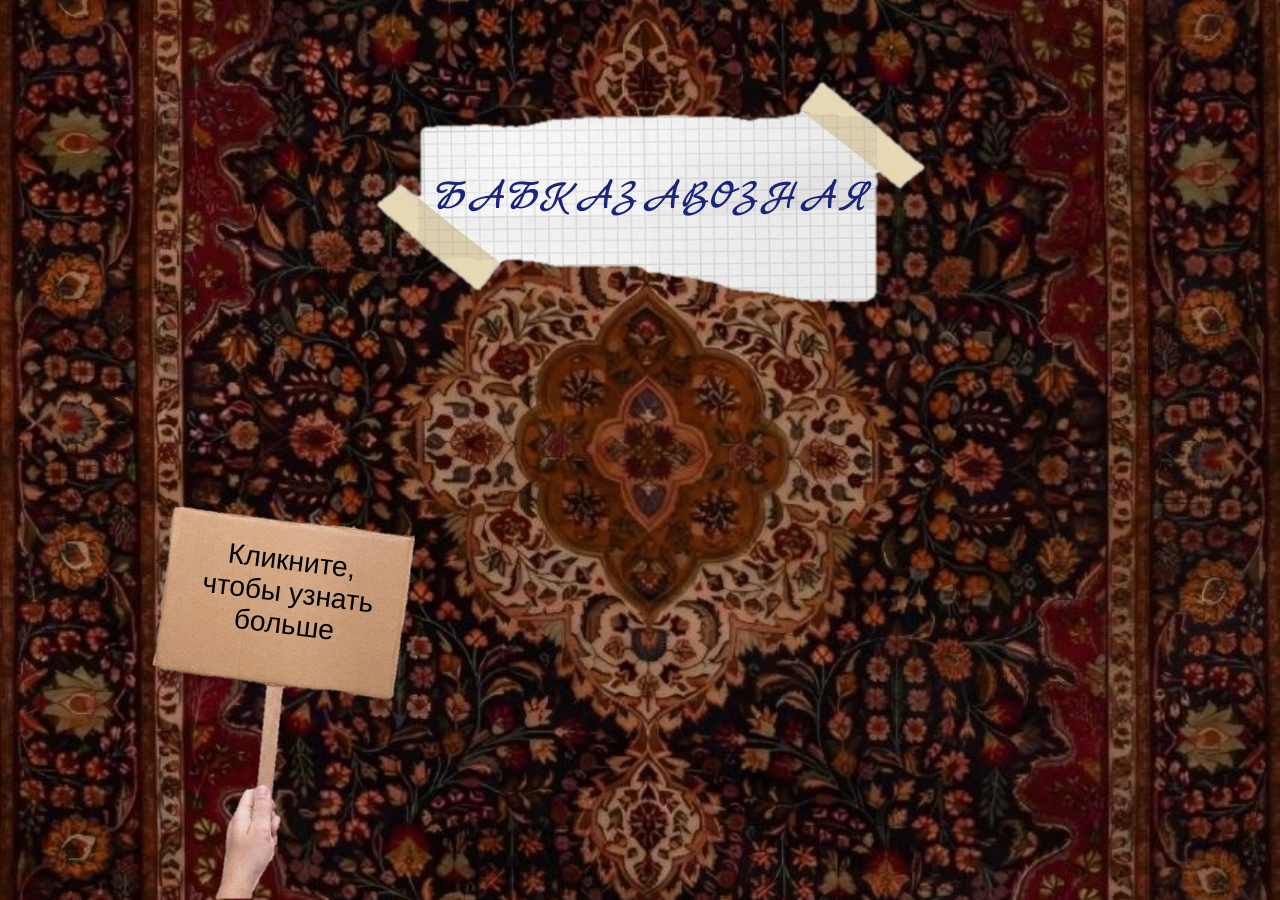
<file: index.html>
<!DOCTYPE html>
<html lang="ru">
<head>
  <meta charset="UTF-8">
  <title>Бабказавозная</title>
  <link rel="stylesheet" href="style.css">
  <!-- Рукописный шрифт для названия -->
  <link href="https://fonts.googleapis.com/css2?family=Marck+Script&display=swap" rel="stylesheet">
</head>

<body class="start">

  <!-- Бумажка с названием -->
  <div class="title">
    <img src="images/title.png" alt="">
    <p class="title-text">БАБКАЗАВОЗНАЯ</p>
  </div>

  <!-- Табличка-ссылка на главную страницу -->
  <a class="sign" href="main.html">
    <img src="images/sign.png" alt="">
    <p class="sign-text">Кликните, чтобы узнать больше</p>
  </a>

</body>
</html>
</file>
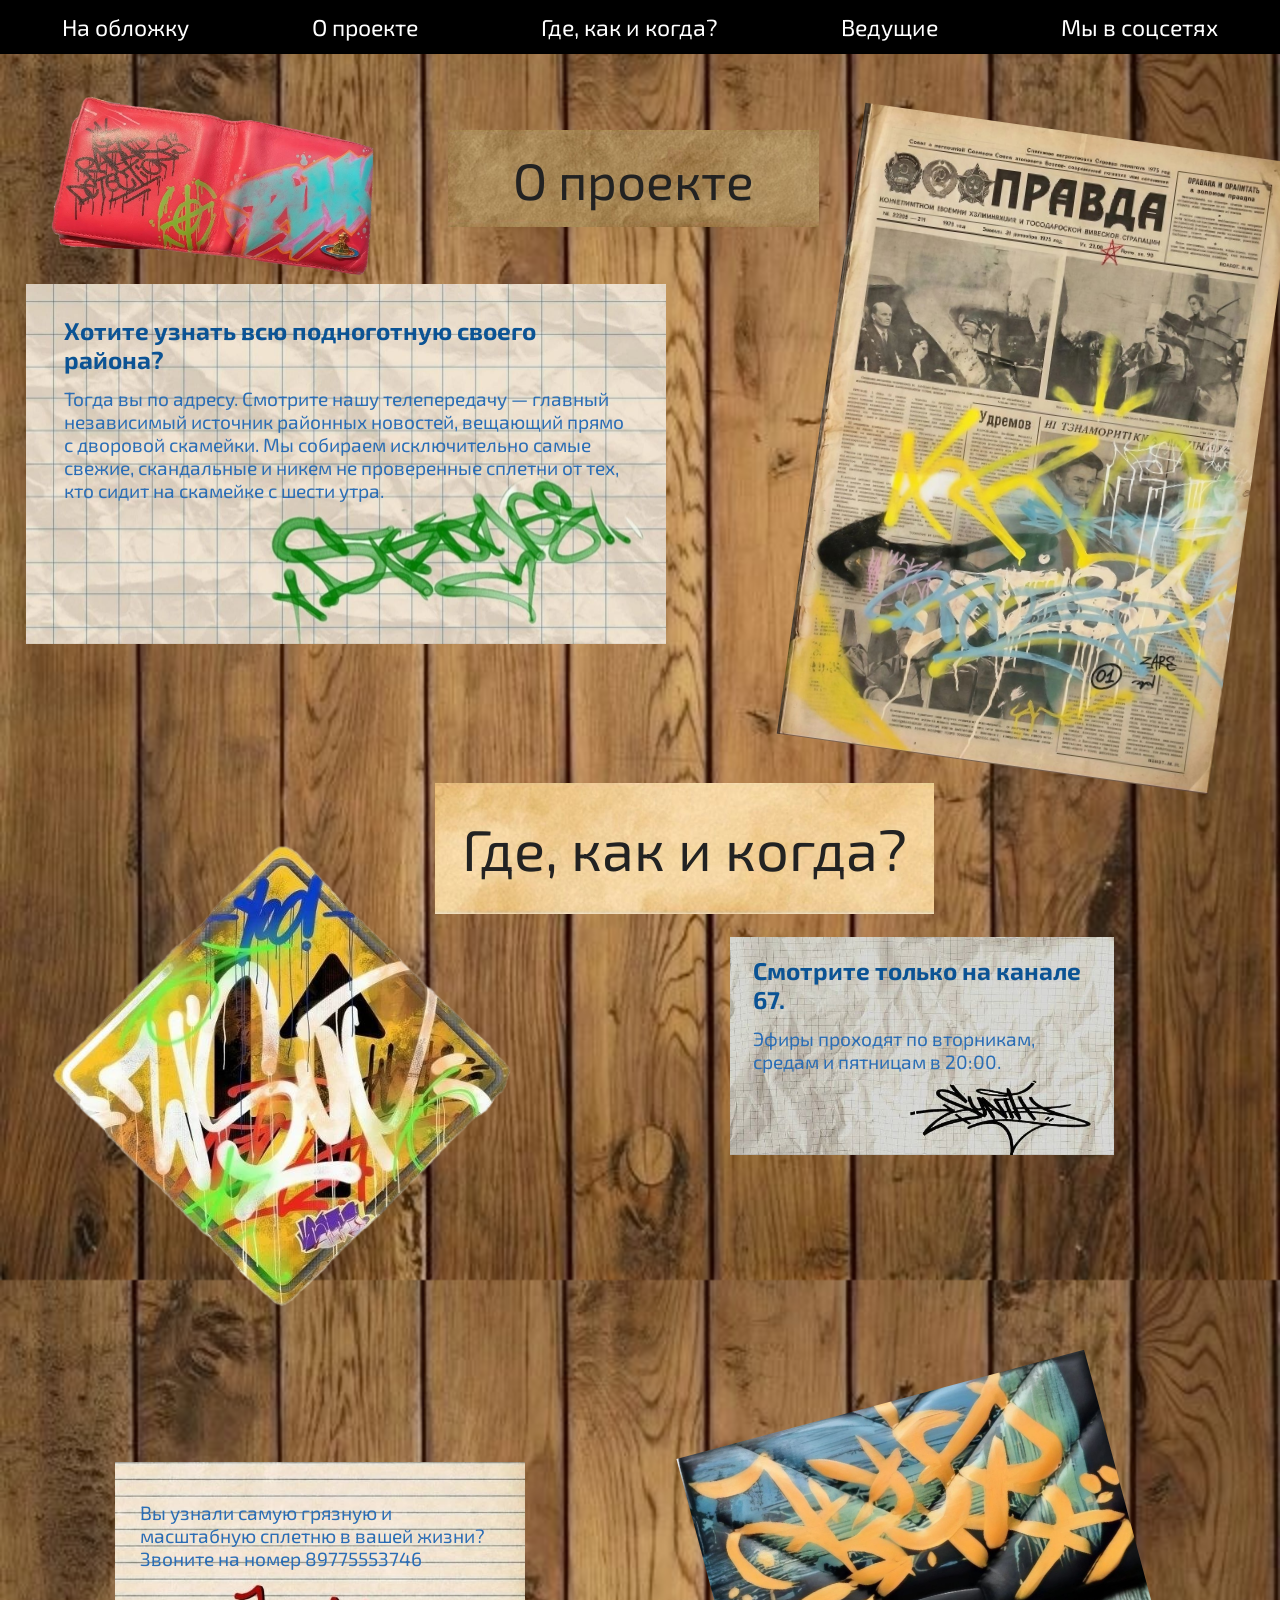
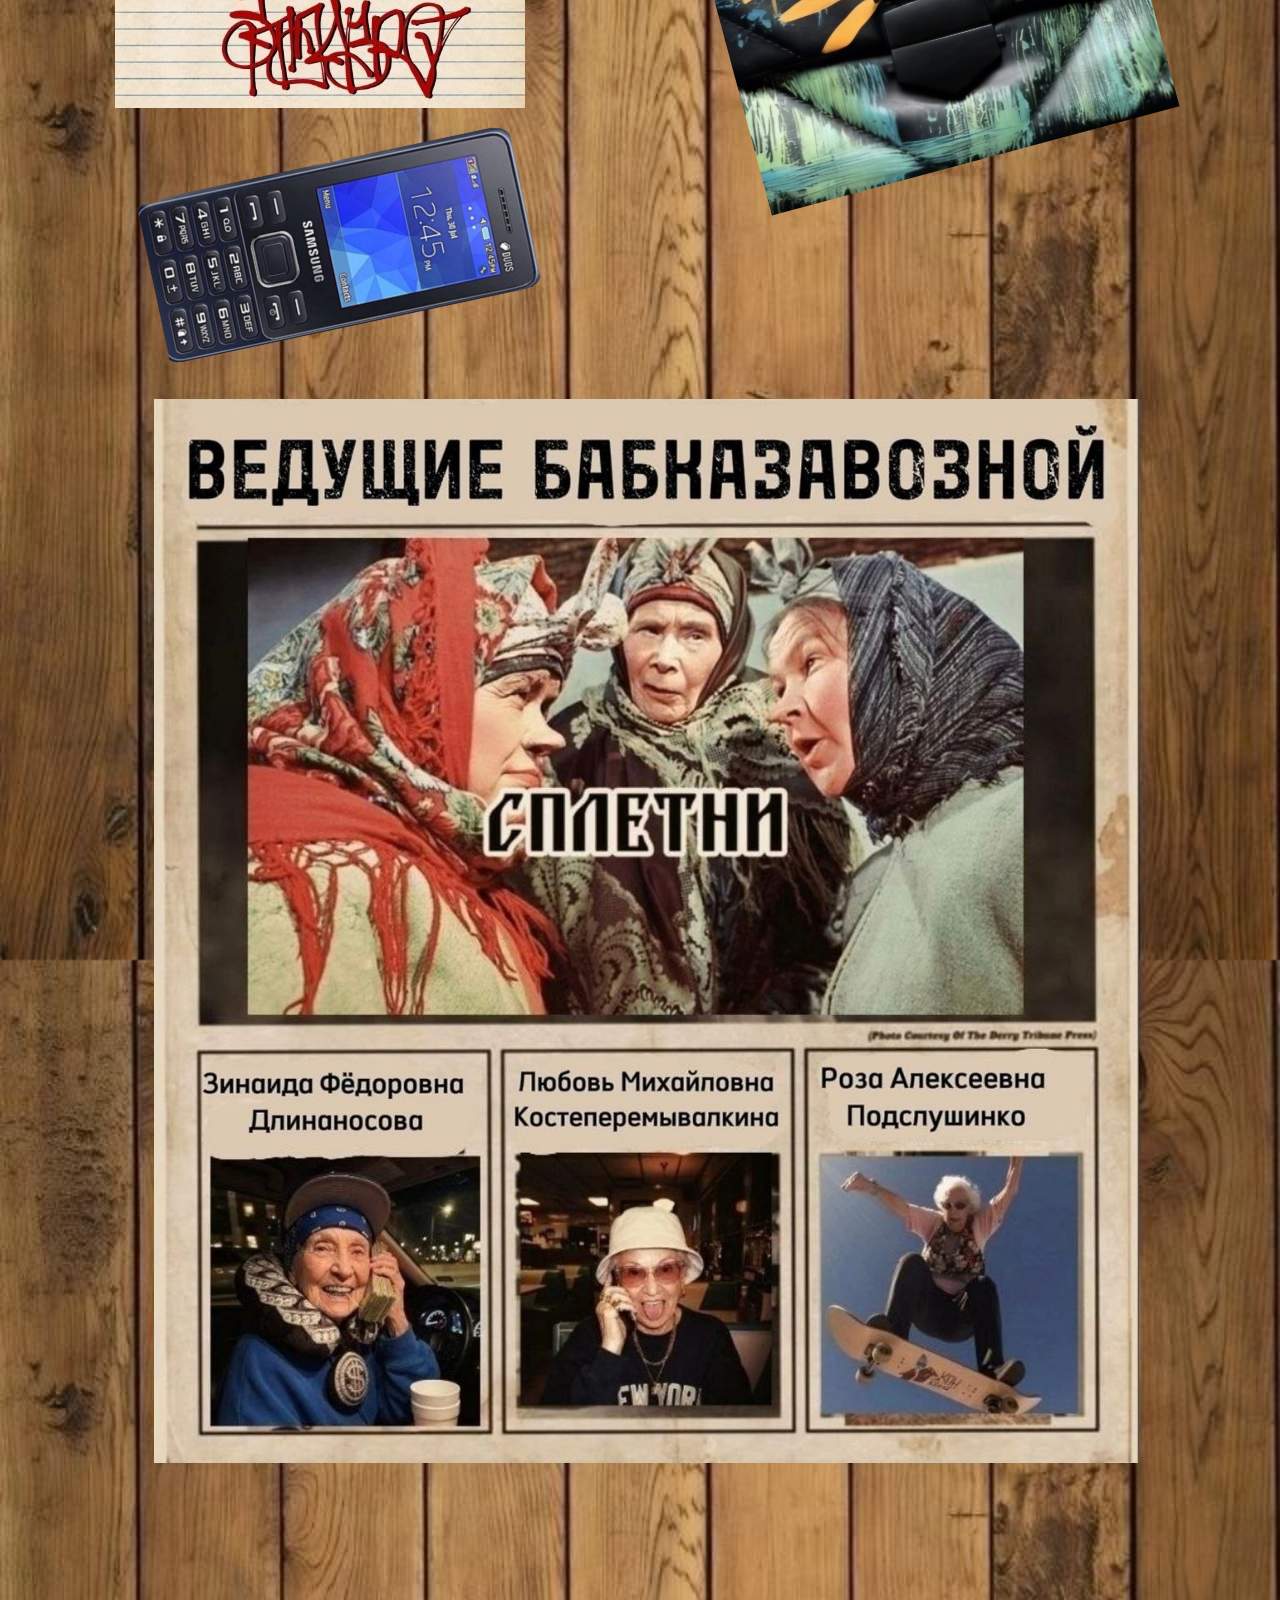
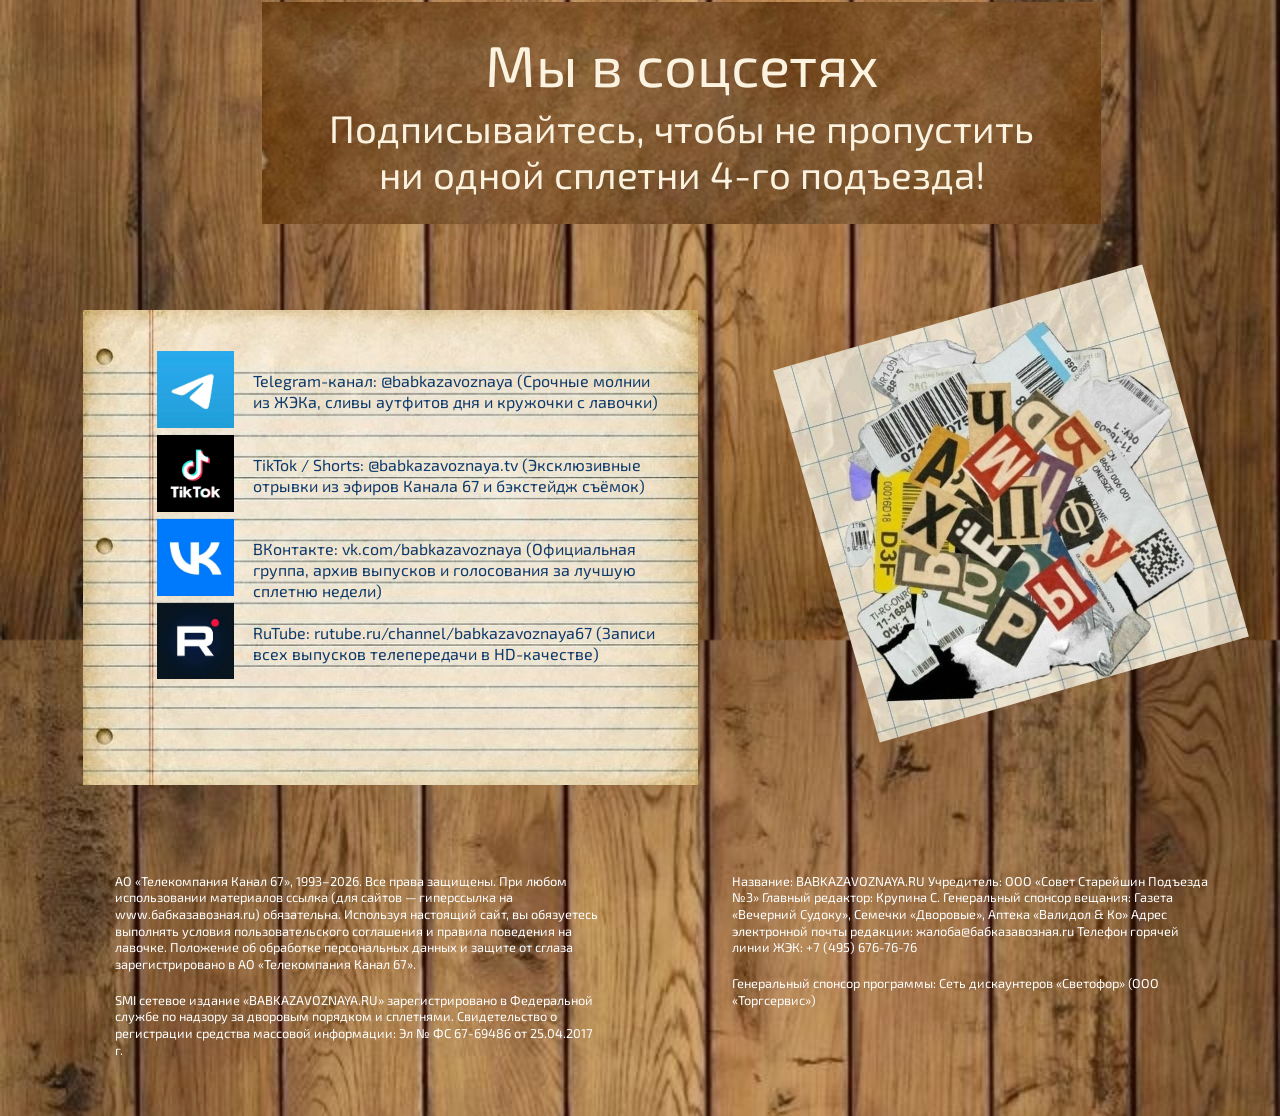
<file: main.html>
<!DOCTYPE html>
<html lang="ru">
<head>
  <meta charset="UTF-8">
  <title>Бабказавозная</title>
  <link rel="stylesheet" href="style.css">
  <link href="https://fonts.googleapis.com/css2?family=Exo+2:wght@400;700&display=swap" rel="stylesheet">
</head>

<body class="main">

  <!-- Меню сверху -->
  <nav class="menu">
    <a href="index.html">На обложку</a>
    <a href="#about">О проекте</a>
    <a href="#when">Где, как и когда?</a>
    <a href="#hosts">Ведущие</a>
    <a href="#social">Мы в соцсетях</a>
  </nav>

  <!-- Блок 1: о проекте и расписание -->
  <section class="block">

    <!-- Декоративные картинки -->
    <img class="wallet" src="images/wallet.png" alt="">
    <img class="pravda" src="images/pravda.jpg" alt="">
    <img class="yellow-sign" src="images/yellow-sign.png" alt="">

    <!-- Заголовки на коричневых плашках -->
    <div class="label label-about" id="about">
      <img src="images/label-about.jpg" alt="">
      <p class="label-text">О проекте</p>
    </div>

    <div class="label label-when" id="when">
      <img src="images/label-when.jpg" alt="">
      <p class="label-text label-text-when">Где, как и когда?</p>
    </div>

    <!-- Бумажки: картинка и текст поверх неё -->
    <div class="paper paper-about">
      <img src="images/paper-about.jpg" alt="">
      <div class="paper-text">
        <h3>Хотите узнать всю подноготную своего района?</h3>
        <p>Тогда вы по адресу. Смотрите нашу телепередачу — главный независимый источник районных новостей, вещающий прямо с дворовой скамейки. Мы собираем исключительно самые свежие, скандальные и никем не проверенные сплетни от тех, кто сидит на скамейке с шести утра.</p>
      </div>
    </div>

    <div class="paper paper-when">
      <img src="images/paper-when.jpg" alt="">
      <div class="paper-text">
        <h3>Смотрите только на канале 67.</h3>
        <p>Эфиры проходят по вторникам, средам и пятницам в 20:00.</p>
      </div>
    </div>

  </section>

  <!-- Блок 2: телефон -->
  <section class="block block-call">
    <img class="bag" src="images/bag.jpg" alt="">
    <img class="phone" src="images/phone.png" alt="">

    <div class="paper paper-call">
      <img src="images/paper-call.jpg" alt="">
      <div class="paper-text">
        <p>Вы узнали самую грязную и масштабную сплетню в вашей жизни? Звоните на номер 89775553746</p>
      </div>
    </div>
  </section>

  <!-- Блок 3: ведущие -->
  <section class="block block-hosts" id="hosts">
    <img class="hosts-img" src="images/hosts.jpg" alt="Ведущие бабказавозной">
  </section>

  <!-- Блок 4: соцсети -->
  <section class="block block-social">

    <div class="label label-social" id="social">
      <img src="images/label-social.jpg" alt="">
      <div class="label-text label-text-social">
        <p class="social-title">Мы в соцсетях</p>
        <p class="social-sub">Подписывайтесь, чтобы не пропустить ни одной сплетни 4-го подъезда!</p>
      </div>
    </div>

    <div class="paper paper-social">
      <img src="images/paper-social.jpg" alt="">
      <div class="social-list">

        <a class="social-row" href="#">
          <img src="images/icon-telegram.jpg" alt="Telegram">
          <p>Telegram-канал: @babkazavoznaya (Срочные молнии из ЖЭКа, сливы аутфитов дня и кружочки с лавочки)</p>
        </a>

        <a class="social-row" href="#">
          <img src="images/icon-tiktok.jpg" alt="TikTok">
          <p>TikTok / Shorts: @babkazavoznaya.tv (Эксклюзивные отрывки из эфиров Канала 67 и бэкстейдж съёмок)</p>
        </a>

        <a class="social-row" href="#">
          <img src="images/icon-vk.jpg" alt="ВКонтакте">
          <p>ВКонтакте: vk.com/babkazavoznaya (Официальная группа, архив выпусков и голосования за лучшую сплетню недели)</p>
        </a>

        <a class="social-row" href="#">
          <img src="images/icon-rutube.jpg" alt="RuTube">
          <p>RuTube: rutube.ru/channel/babkazavoznaya67 (Записи всех выпусков телепередачи в HD-качестве)</p>
        </a>

      </div>
    </div>

    <img class="letters" src="images/letters.jpg" alt="">
  </section>


  <!-- Подвал -->
  <footer class="footer">
<div class="footer-col">
      <p>АО «Телекомпания Канал 67», 1993–2026. Все права защищены. При любом использовании материалов ссылка (для сайтов — гиперссылка на www.бабказавозная.ru) обязательна. Используя настоящий сайт, вы обязуетесь выполнять условия пользовательского соглашения и правила поведения на лавочке. Положение об обработке персональных данных и защите от сглаза зарегистрировано в АО «Телекомпания Канал 67».</p>
      <p>SMI сетевое издание «BABKAZAVOZNAYA.RU» зарегистрировано в Федеральной службе по надзору за дворовым порядком и сплетнями. Свидетельство о регистрации средства массовой информации: Эл № ФС 67-69486 от 25.04.2017 г.</p>
    </div>

    <div class="footer-col">
      <p>Название: BABKAZAVOZNAYA.RU

      Учредитель: ООО «Совет Старейшин Подъезда №3»

      Главный редактор: Крупина С.

      Генеральный спонсор вещания: Газета «Вечерний Судоку», Семечки «Дворовые», Аптека «Валидол &amp; Ко»

      Адрес электронной почты редакции: жалоба@бабказавозная.ru

      Телефон горячей линии ЖЭК: +7 (495) 676-76-76</p>
      <p>Генеральный спонсор программы: Сеть дискаунтеров «Светофор» (ООО «Торгсервис»)</p>
    </div>
  </footer>
</body>
</html>
</file>
<file: style.css>
body {
  margin: 0;
}

/* ===== ОБЛОЖКА (index.html) ===== */

.start {
  height: 100vh;
  background: url("images/carpet.jpg") center / cover;
  position: relative;
  overflow: hidden;
}

/* ---------- Бумажка с названием ---------- */
.title {
  position: absolute;
  left: 25%;
  top: -15%;
  width: 52%;
}

.title img {
  width: 100%;
  display: block;
}

.title-text {
  position: absolute;
  top: 50%;
  left: 50%;
  transform: translate(-50%, -50%);
  margin: 0;
  font-family: "Marck Script", cursive;
  font-size: 3.3vw;
  color: #1a237e;
  white-space: nowrap;
}

/* ---------- Табличка ---------- */
.sign {
  position: absolute;
  left: 10%;
  bottom: 0;
  width: 25%;
}

.sign img {
  width: 100%;
  display: block;
}

.sign-text {
  position: absolute;
  top: 25%;
  left: 50%;
  width: 60%;
  transform: translate(-50%, -50%) rotate(7deg);
  margin: 0;
  text-align: center;
  font-family: Arial, sans-serif;
  font-size: 2.2vw;
  color: black;
}

/* ===== ГЛАВНАЯ СТРАНИЦА (main.html) ===== */

* {
  box-sizing: border-box;
}

html {
  scroll-behavior: smooth;
}

.main {
  background: url("images/wood.jpg") top center / 100% auto repeat-y;
  font-family: "Exo 2", sans-serif;
}

/* ---------- Меню ---------- */
.menu {
  position: sticky;
  top: 0;
  z-index: 10;
  display: flex;
  justify-content: space-around;
  background: black;
  padding: 1vw 0;
}

.menu a {
  color: white;
  text-decoration: none;
  font-size: 1.8vw;
}

.menu a:hover {
  color: #f0c36b;
}

/* ---------- Блок ---------- */
.block {
  position: relative;
  height: 100vw;
}

.block > img {
  position: absolute;
}

.wallet      { left: 3%;  top: -1%;  width: 27%; }
.pravda      { left: 64%; top: 6%;  width: 34%; transform: rotate(8deg); }
.yellow-sign { left: 1%;  top: 61%; width: 40%; }

/* ---------- Плашки с заголовками ---------- */
.label {
  position: absolute;
  z-index: 1;               /* плашки ниже бумажек */
  scroll-margin-top: 8vw;   /* при переходе из меню плашка не прячется под чёрной полоской */
}

.label img {
  width: 100%;
  display: block;
}

.label-text {
  position: absolute;
  top: 50%;
  left: 50%;
  transform: translate(-50%, -50%);
  margin: 0;
  font-family: "Exo 2", sans-serif;
  font-size: 4vw;
  color: #222;
  white-space: nowrap;
}

.label-text-when {
  font-size: 4.5vw;
}

.label-about { left: 35%; top: 6%; width: 29%; }
.label-when  { left: 34%; top: 57%;  width: 39%; }

/* ---------- Бумажки ---------- */
.paper {
  position: absolute;
}

.paper > img {
  width: 100%;
  display: block;
}

.paper-text {
  position: absolute;
  top: 9%;
  left: 6%;
  right: 6%;
}

.paper-text h3 {
  margin: 0 0 1vw;
  font-size: 1.9vw;
  color: #0b5394;
}

.paper-text p {
  margin: 0;
  font-size: 1.5vw;
  color: #2a6db5;
}

.paper-about { left: 2%;  top: 18%; width: 50%; }
.paper-when  { left: 57%; top: 69%; width: 30%; }

/* ===== БЛОК 2: ТЕЛЕФОН ===== */
.block-call { height: 52vw; }

.bag   { left: 56%;  top: 5vw;  width: 33%; transform: rotate(-15deg);}
.phone { left: 20%;  top: 25vw; width: 13%; transform: rotate(78deg);}

.paper-call { left: 9%; top: 10vw; width: 32%; }

.paper-call .paper-text { top: 16%; }

.paper-call .paper-text p {
  font-size: 1.5vw;
}


/* ===== БЛОК 3: ВЕДУЩИЕ ===== */
.block-hosts {
  height: 85vw;
  scroll-margin-top: 8vw;
}

.hosts-img { left: 12%; top: 0; width: 77%; }

/* ===== БЛОК 4: СОЦСЕТИ ===== */
.block-social { height: 75vw; }

.label-social { left: 20.5%; top: 9vw; width: 65.5%; }

.label-text-social {
  width: 90%;
  text-align: center;
  white-space: normal;
  color: #fbf3e0;
}

.social-title {
  margin: 0;
  font-size: 4.5vw;
}

.social-sub {
  margin: 0.5vw 0 0;
  font-size: 3vw;
}

.paper-social { left: 6.5%; top: 33vw; width: 48%; }

.social-list {
  position: absolute;
  z-index: 3;       /* список поверх бумажки */
  top: 4.875vw;     /* первая линия тетрадного листа */
  left: 12%;
  right: 5%;
}

.social-row {
  display: flex;
  align-items: flex-start;
  gap: 1.5vw;
  height: 6.552vw;           /* 4 линии листа (шаг линий 1.638vw) */
  text-decoration: none;
  color: #0b3a6e;
}

.social-row img {
  width: 6vw;
  flex-shrink: 0;
  margin-top: -1.638vw;      /* иконка на одну линию листа выше текста */
}

.social-row p {
  margin: 0;
  font-size: 1.25vw;
  line-height: 1.638vw;      /* строка текста ровно между двумя линиями листа */
  position: relative;
  top: -0.07vw;              /* чуть выше, чтобы хвостики букв не касались нижней линии */
}

.letters { left: 64%; top: 33vw; width: 30%; transform: rotate(-16deg);}

/* ===== ПОДВАЛ ===== */
.footer {
  display: flex;
  justify-content: space-between;
  padding: 2vw 5% 3vw 9%;
  color: white;
  font-size: 1vw;
  line-height: 1.3;
}

.footer-col { width: 44%; }

.footer p { margin: 0 0 1.5vw; }
</file>
